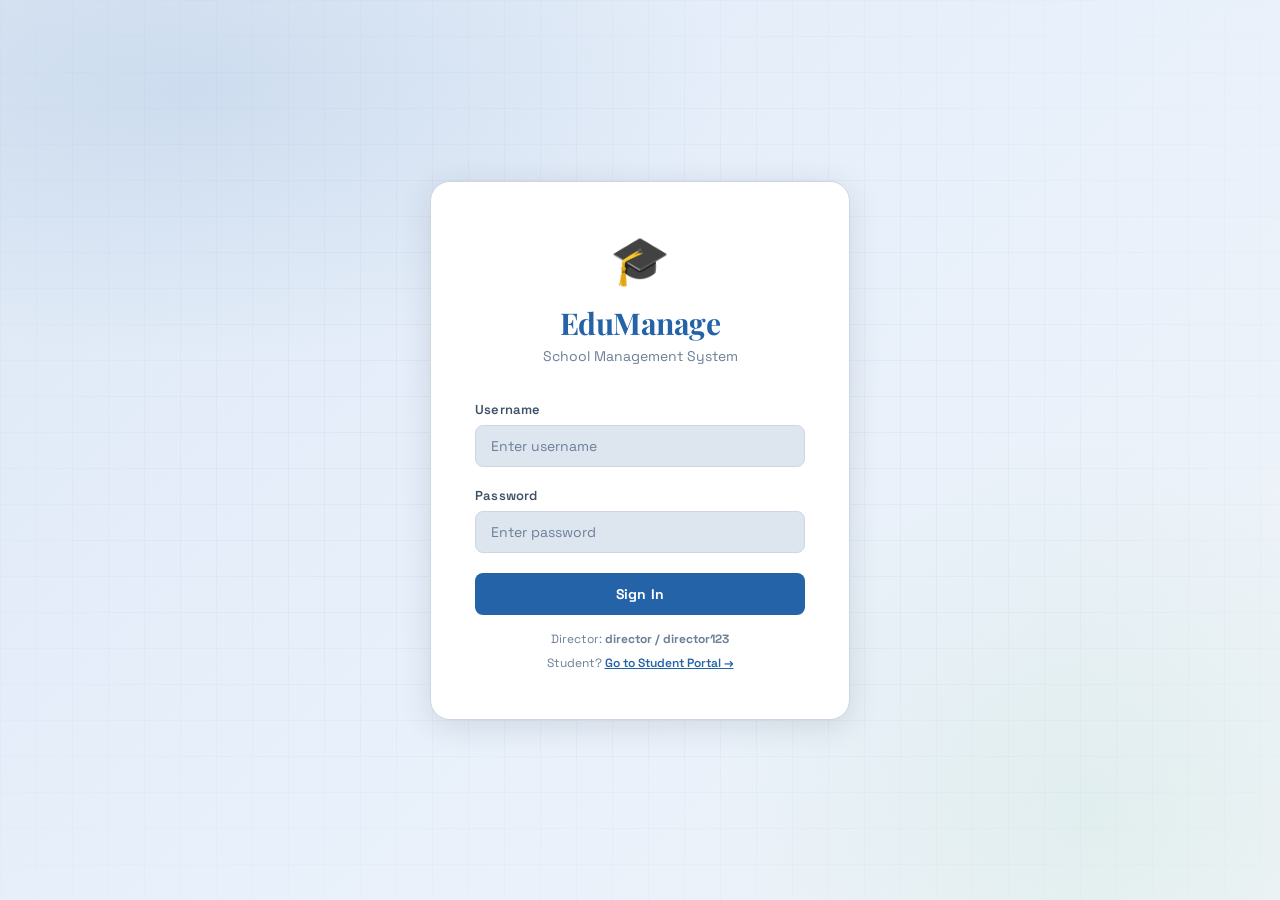
<file: Project/School Management Project/index.html>
<!DOCTYPE html>
<html lang="en">
<head>
  <meta charset="UTF-8" />
  <meta name="viewport" content="width=device-width, initial-scale=1.0"/>
  <title>EduManage — School Management System</title>
  <link rel="preconnect" href="https://fonts.googleapis.com"/>
  <link href="https://fonts.googleapis.com/css2?family=Space+Grotesk:wght@300;400;500;600;700&family=Playfair+Display:wght@700;900&display=swap" rel="stylesheet"/>
  <link rel="stylesheet" href="./CSS/style.css"/>
  <link rel="stylesheet" href="./CSS/js-inline-overrides.css"/>
</head>
<body>
  <div id="app">
    <!-- LOGIN PAGE -->
    <div id="page-login" class="page active">
      <div class="login-bg">
        <div class="login-grid-overlay"></div>
        <div class="login-card">
          <div class="login-brand">
            <div class="brand-icon">🎓</div>
            <h1>EduManage</h1>
            <p>School Management System</p>
          </div>
          <form id="login-form" class="login-form" onsubmit="handleLogin(event)">
            <div class="form-group">
              <label>Username</label>
              <input type="text" id="login-username" placeholder="Enter username" required/>
            </div>
            <div class="form-group">
              <label>Password</label>
              <input type="password" id="login-password" placeholder="Enter password" required/>
            </div>
            <div id="login-error" class="error-msg hidden"></div>
            <button type="submit" class="btn-primary full-width">
              <span class="btn-text">Sign In</span>
              <span class="btn-loader hidden">⟳</span>
            </button>
          </form>
          <p class="login-hint">Director: <strong>director / director123</strong></p>
          <p class="login-hint" style="margin-top:8px;">Student? <a href="student.html" style="color:var(--accent,#4f8ef7);font-weight:600;">Go to Student Portal →</a></p>
        </div>
      </div>
    </div>

    <!-- MAIN APP -->
    <div id="page-app" class="page hidden">
      <!-- SIDEBAR -->
      <aside id="sidebar" class="sidebar">
        <div class="sidebar-brand">
          <div class="brand-icon">🎓</div>
          <span>EduManage</span>
        </div>
        <nav class="sidebar-nav" id="main-nav">
          <!-- Nav built dynamically by app.js based on role -->
        </nav>
        <div class="sidebar-footer">
          <div class="user-info">
            <div class="user-avatar" id="user-avatar">A</div>
            <div>
              <div class="user-name" id="user-name">User</div>
              <div class="user-role" id="user-role">Role</div>
            </div>
          </div>
          <button class="btn-logout" onclick="logout()">↩</button>
        </div>
      </aside>

      <!-- MAIN CONTENT -->
      <main class="main-content">
        <div id="content-area"></div>
      </main>
    </div>
  </div>

  <!-- TOAST -->
  <div id="toast" class="toast hidden"></div>

  <!-- MODAL -->
  <div id="modal-overlay" class="modal-overlay hidden">
    <div class="modal" id="modal">
      <div class="modal-header">
        <h3 id="modal-title">Modal</h3>
        <button onclick="closeModal()" class="modal-close">✕</button>
      </div>
      <div class="modal-body" id="modal-body"></div>
      <div class="modal-footer" id="modal-footer"></div>
    </div>
  </div>

  <script src="./JS/api.js"></script>
  <script src="./JS/utils.js"></script>
  <script src="./JS/app.js"></script>
  <script src="./JS/assignments.js"></script>
  <script src="./JS/attendance.js"></script>
  <script src="./JS/classes.js"></script>
  <script src="./JS/dashboard.js"></script>
  <script src="./JS/exams.js"></script>
  <script src="./JS/notices.js"></script>
  <script src="./JS/report.js"></script>
  <script src="./JS/salary.js"></script>
  <script src="./JS/student_access.js"></script>
  <script src="./JS/students.js"></script>
  <script src="./JS/teachers.js"></script>
  <!-- New role pages -->
  <script src="./JS/director.js"></script>
  <script src="./JS/principal.js"></script>
  <script src="./JS/administrator.js"></script>
  <script src="./JS/timetable.js"></script>
  <script src="./JS/fees.js"></script>
  <script src="./JS/mobile-sidebar.js"></script>
</body>
</html>
</file>
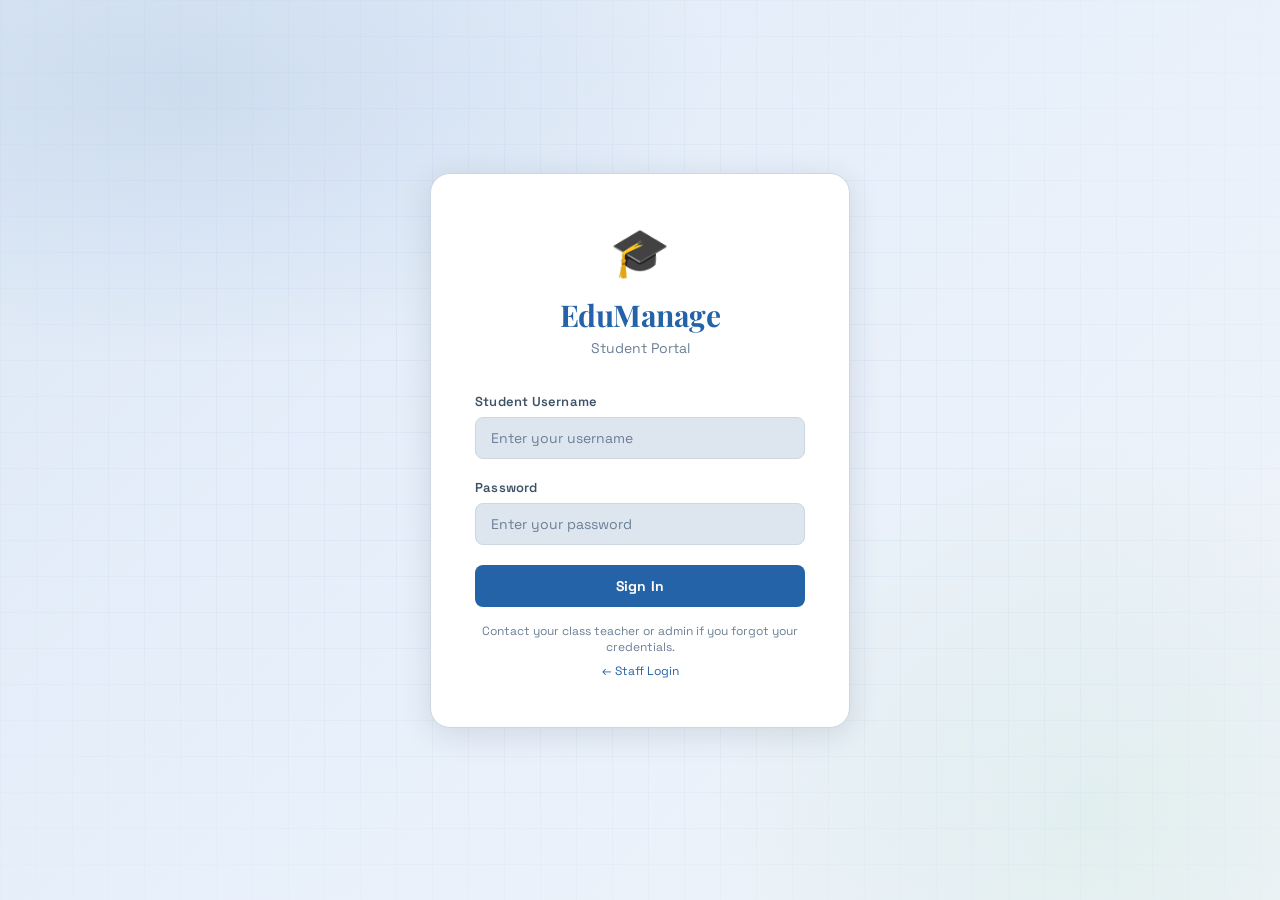
<file: Project/School Management Project/student.html>
<!DOCTYPE html>
<html lang="en">
<head>
  <meta charset="UTF-8"/>
  <meta name="viewport" content="width=device-width, initial-scale=1.0"/>
  <title>EduManage — Student Portal</title>
  <link rel="preconnect" href="https://fonts.googleapis.com"/>
  <link href="https://fonts.googleapis.com/css2?family=Space+Grotesk:wght@300;400;500;600;700&family=Playfair+Display:wght@700;900&display=swap" rel="stylesheet"/>
  <link rel="stylesheet" href="./CSS/style.css"/>
  <link rel="stylesheet" href="./CSS/student.css"/>
  <link rel="stylesheet" href="./CSS/js-inline-overrides.css"/>
</head>
<body>
  <div id="app">

    <!-- LOGIN PAGE -->
    <div id="page-login" class="page active">
      <div class="login-bg">
        <div class="login-grid-overlay"></div>
        <div class="login-card">
          <div class="login-brand">
            <div class="brand-icon">🎓</div>
            <h1>EduManage</h1>
            <p>Student Portal</p>
          </div>
          <form id="login-form" class="login-form" onsubmit="handleLogin(event)">
            <div class="form-group">
              <label>Student Username</label>
              <input type="text" id="login-username" placeholder="Enter your username" required/>
            </div>
            <div class="form-group">
              <label>Password</label>
              <input type="password" id="login-password" placeholder="Enter your password" required/>
            </div>
            <div id="login-error" class="error-msg hidden"></div>
            <button type="submit" class="btn-primary full-width">
              <span class="btn-text">Sign In</span>
              <span class="btn-loader hidden">⟳</span>
            </button>
          </form>
          <p class="login-hint">Contact your class teacher or admin if you forgot your credentials.</p>
          <p class="login-hint" style="margin-top:8px">
            <a href="./index.html" style="color:var(--accent);text-decoration:none;">← Staff Login</a>
          </p>
        </div>
      </div>
    </div>

    <!-- STUDENT APP -->
    <div id="page-app" class="page hidden">

      <!-- SIDEBAR -->
      <aside id="sidebar" class="sidebar">
        <div class="sidebar-brand">
          <div class="brand-icon">🎓</div>
          <span>EduManage</span>
        </div>
        <nav class="sidebar-nav">
          <div class="nav-section">
            <span class="nav-section-label">My Portal</span>
            <a href="#" class="nav-item active" data-page="dashboard">
              <span class="nav-icon">📊</span><span>Dashboard</span>
            </a>
            <a href="#" class="nav-item" data-page="my-marks">
              <span class="nav-icon">📝</span><span>My Marks</span>
            </a>
            <a href="#" class="nav-item" data-page="exams">
              <span class="nav-icon">📅</span><span>Exam Timetable</span>
            </a>
            <a href="#" class="nav-item" data-page="timetable">
              <span class="nav-icon">📅</span><span>Timetable</span>
            </a>
            <a href="#" class="nav-item" data-page="attendance">
              <span class="nav-icon">✅</span><span>My Attendance</span>
            </a>
            <a href="#" class="nav-item" data-page="notices">
              <span class="nav-icon">📢</span><span>Notices</span>
            </a>
            <a href="#" class="nav-item" data-page="report-card">
              <span class="nav-icon">📄</span><span>Report Card</span>
            </a>
          </div>
        </nav>
        <div class="sidebar-footer">
          <button class="btn-logout" onclick="logout()">
            <span>🚪</span> Logout
          </button>
        </div>
      </aside>

      <!-- MAIN -->
      <main class="main-content">
        <header class="top-bar">
          <button class="sidebar-toggle" onclick="toggleSidebar()">☰</button>
          <div class="top-bar-right">
            <div class="user-info">
              <div class="user-avatar" id="user-avatar">S</div>
              <div>
                <div class="user-name" id="user-name">Student</div>
                <div class="user-role" id="user-role">Student</div>
              </div>
            </div>
          </div>
        </header>
        <div id="content-area" class="content-area"></div>
      </main>
    </div>
  </div>

  <!-- Toast notification -->
  <div id="toast" class="toast hidden"></div>

  <!-- Modal (used by utils.js) -->
  <div id="modal-overlay" class="modal-overlay hidden">
    <div class="modal">
      <div class="modal-header">
        <h3 id="modal-title">Modal</h3>
        <button class="modal-close" onclick="closeModal()">✕</button>
      </div>
      <div class="modal-body" id="modal-body"></div>
      <div class="modal-footer" id="modal-footer"></div>
    </div>
  </div>

  <script src="./JS/api.js"></script>
  <script src="./JS/utils.js"></script>
  <script src="./JS/student_app.js"></script>
  <script src="./JS/student_marks.js"></script>
  <script src="./JS/student_exams.js"></script>
  <script src="./JS/student_notices.js"></script>
  <script src="./JS/mobile-sidebar.js"></script>
</body>
</html>
</file>
<file: Project/School Management Project/CSS/style.css>
/* ===================================================
   EDUMANAGE - SCHOOL MANAGEMENT SYSTEM
   Theme: Soft Light – Slate Blue + Warm Teal Accent
   Responsive: Mobile-first, works on all screen sizes
   =================================================== */

:root {
  /* ── Background layers ──────────────────────── */
  --bg:       #f0f4f8;       /* page background – cool light gray-blue */
  --bg2:      #e8eef5;       /* sidebar / slightly darker surface */
  --bg3:      #dde5ef;       /* input backgrounds */

  /* ── Surfaces / cards ───────────────────────── */
  --surface:  #ffffff;
  --surface2: #f5f8fc;

  /* ── Borders ────────────────────────────────── */
  --border:   #cdd7e3;
  --border2:  #adbdd0;

  /* ── Accent – warm teal (educational, calm) ─── */
  --accent:       #2563a8;   /* primary blue */
  --accent2:      #1e4f8a;   /* darker hover */
  --accent-glow:  rgba(37, 99, 168, 0.12);
  --accent-light: #e8f0fb;   /* light tint for active nav */

  /* ── Semantic colours ───────────────────────── */
  --blue:       #3b82f6;
  --blue-light: #2563eb;
  --green:      #16a34a;
  --red:        #dc2626;
  --purple:     #7c3aed;
  --orange:     #ea580c;

  /* ── Typography ─────────────────────────────── */
  --text:  #1e2d3d;          /* primary text – dark navy */
  --text2: #3d5166;          /* secondary text */
  --text3: #6b7f96;          /* muted / placeholder */

  /* ── Misc ────────────────────────────────────── */
  --radius:    12px;
  --radius-sm:  8px;
  --shadow:    0 2px 12px rgba(30, 45, 61, 0.08);
  --shadow-lg: 0 6px 32px rgba(30, 45, 61, 0.13);
  --font:         'Space Grotesk', sans-serif;
  --font-display: 'Playfair Display', serif;
  --sidebar-w:    260px;
  --transition:   all 0.2s ease;
}

/* ===================================================
   RESET
   =================================================== */
*, *::before, *::after { box-sizing: border-box; margin: 0; padding: 0; }

body {
  font-family: var(--font);
  background: var(--bg);
  color: var(--text);
  overflow-x: hidden;
  min-height: 100vh;
  -webkit-font-smoothing: antialiased;
}

/* ===== SCROLLBAR ===== */
::-webkit-scrollbar          { width: 6px; height: 6px; }
::-webkit-scrollbar-track    { background: var(--bg2); }
::-webkit-scrollbar-thumb    { background: var(--border2); border-radius: 3px; }
::-webkit-scrollbar-thumb:hover { background: var(--text3); }

/* ===================================================
   PAGES
   =================================================== */
.page { min-height: 100vh; }
.page.hidden  { display: none !important; }
.page.active  { display: block; }
.hidden       { display: none !important; }

/* ===================================================
   LOGIN
   =================================================== */
.login-bg {
  min-height: 100vh;
  display: flex;
  align-items: center;
  justify-content: center;
  background: linear-gradient(135deg, #dde8f5 0%, #e8f0fb 50%, #f0f4f8 100%);
  position: relative;
  overflow: hidden;
  padding: 20px;
}

.login-bg::before {
  content: '';
  position: absolute;
  inset: 0;
  background:
    radial-gradient(ellipse 70% 50% at 15% 10%, rgba(37,99,168,0.10) 0%, transparent 60%),
    radial-gradient(ellipse 50% 70% at 85% 90%, rgba(22,163,74,0.06) 0%, transparent 60%);
  pointer-events: none;
}

.login-grid-overlay {
  position: absolute;
  inset: 0;
  background-image:
    linear-gradient(rgba(37,99,168,0.06) 1px, transparent 1px),
    linear-gradient(90deg, rgba(37,99,168,0.06) 1px, transparent 1px);
  background-size: 36px 36px;
  mask-image: radial-gradient(ellipse 80% 80% at 50% 50%, black 0%, transparent 100%);
  -webkit-mask-image: radial-gradient(ellipse 80% 80% at 50% 50%, black 0%, transparent 100%);
}

.login-card {
  position: relative;
  z-index: 10;
  background: var(--surface);
  border: 1px solid var(--border);
  border-radius: 20px;
  padding: 48px 44px;
  width: 100%;
  max-width: 420px;
  box-shadow: var(--shadow-lg);
  animation: slideUp 0.45s ease;
}

@keyframes slideUp {
  from { opacity: 0; transform: translateY(20px); }
  to   { opacity: 1; transform: translateY(0); }
}

.login-brand {
  text-align: center;
  margin-bottom: 36px;
}

.login-brand .brand-icon {
  font-size: 48px;
  margin-bottom: 12px;
  display: block;
}

.login-brand h1 {
  font-family: var(--font-display);
  font-size: 30px;
  color: var(--accent);
  letter-spacing: -0.5px;
}

.login-brand p {
  color: var(--text3);
  font-size: 14px;
  margin-top: 4px;
}

.login-hint {
  text-align: center;
  color: var(--text3);
  font-size: 12px;
  margin-top: 16px;
}
.login-hint a { color: var(--accent); }

/* ===================================================
   FORMS
   =================================================== */
.form-group { margin-bottom: 20px; }

.form-group label {
  display: block;
  font-size: 13px;
  font-weight: 600;
  color: var(--text2);
  margin-bottom: 7px;
  letter-spacing: 0.2px;
}

.form-group input,
.form-group select,
.form-group textarea {
  width: 100%;
  background: var(--bg3);
  border: 1px solid var(--border);
  color: var(--text);
  padding: 11px 15px;
  border-radius: var(--radius-sm);
  font-family: var(--font);
  font-size: 14px;
  transition: var(--transition);
  outline: none;
  -webkit-appearance: none;
  appearance: none;
}

.form-group select {
  background-image: url("data:image/svg+xml,%3Csvg xmlns='http://www.w3.org/2000/svg' width='12' height='8' viewBox='0 0 12 8'%3E%3Cpath d='M1 1l5 5 5-5' stroke='%236b7f96' stroke-width='1.5' fill='none' stroke-linecap='round'/%3E%3C/svg%3E");
  background-repeat: no-repeat;
  background-position: right 14px center;
  padding-right: 36px;
}

.form-group input:focus,
.form-group select:focus,
.form-group textarea:focus {
  border-color: var(--accent);
  background: var(--surface);
  box-shadow: 0 0 0 3px var(--accent-glow);
}

.form-group input::placeholder { color: var(--text3); }
.form-group textarea { resize: vertical; min-height: 80px; }

.form-row {
  display: grid;
  grid-template-columns: 1fr 1fr;
  gap: 16px;
}

/* ===================================================
   BUTTONS
   =================================================== */
.btn-primary {
  background: var(--accent);
  color: #fff;
  border: none;
  padding: 12px 24px;
  border-radius: var(--radius-sm);
  font-family: var(--font);
  font-size: 14px;
  font-weight: 700;
  cursor: pointer;
  transition: var(--transition);
  letter-spacing: 0.2px;
  display: inline-flex;
  align-items: center;
  justify-content: center;
  gap: 8px;
  white-space: nowrap;
}

.btn-primary:hover {
  background: var(--accent2);
  transform: translateY(-1px);
  box-shadow: 0 4px 14px rgba(37,99,168,0.25);
}

.btn-secondary {
  background: var(--surface);
  color: var(--text2);
  border: 1px solid var(--border);
  padding: 10px 20px;
  border-radius: var(--radius-sm);
  font-family: var(--font);
  font-size: 14px;
  font-weight: 500;
  cursor: pointer;
  transition: var(--transition);
  display: inline-flex;
  align-items: center;
  gap: 8px;
  white-space: nowrap;
}

.btn-secondary:hover {
  border-color: var(--accent);
  color: var(--accent);
  background: var(--accent-light);
}

.btn-danger {
  background: rgba(220,38,38,0.08);
  color: var(--red);
  border: 1px solid rgba(220,38,38,0.25);
  padding: 8px 16px;
  border-radius: var(--radius-sm);
  font-family: var(--font);
  font-size: 13px;
  font-weight: 600;
  cursor: pointer;
  transition: var(--transition);
  white-space: nowrap;
}
.btn-danger:hover { background: rgba(220,38,38,0.16); }

.btn-sm { padding: 6px 14px; font-size: 12px; border-radius: 6px; }
.full-width { width: 100%; justify-content: center; }

/* ===================================================
   ERROR / MESSAGES
   =================================================== */
.error-msg {
  background: rgba(220,38,38,0.07);
  border: 1px solid rgba(220,38,38,0.25);
  color: var(--red);
  padding: 10px 14px;
  border-radius: var(--radius-sm);
  font-size: 13px;
  margin-bottom: 16px;
}

/* ===================================================
   APP LAYOUT
   =================================================== */
#page-app {
  display: flex;
  min-height: 100vh;
}
#page-app.hidden { display: none !important; }

/* ── Hamburger (mobile) ─────────────────────────── */
.hamburger {
  display: none;
  position: fixed;
  top: 14px;
  left: 14px;
  z-index: 200;
  background: var(--surface);
  border: 1px solid var(--border);
  border-radius: var(--radius-sm);
  width: 42px;
  height: 42px;
  align-items: center;
  justify-content: center;
  cursor: pointer;
  font-size: 20px;
  box-shadow: var(--shadow);
  color: var(--text);
}

/* Sidebar backdrop (mobile) */
.sidebar-backdrop {
  display: none;
  position: fixed;
  inset: 0;
  background: rgba(30,45,61,0.35);
  z-index: 99;
  backdrop-filter: blur(2px);
  -webkit-backdrop-filter: blur(2px);
}

/* ===================================================
   SIDEBAR
   =================================================== */
.sidebar {
  width: var(--sidebar-w);
  background: var(--surface);
  border-right: 1px solid var(--border);
  display: flex;
  flex-direction: column;
  position: fixed;
  top: 0; left: 0; bottom: 0;
  z-index: 100;
  overflow-y: auto;
  transition: transform 0.28s cubic-bezier(.4,0,.2,1);
  box-shadow: 2px 0 16px rgba(30,45,61,0.06);
}

.sidebar-brand {
  padding: 22px 20px;
  display: flex;
  align-items: center;
  gap: 12px;
  border-bottom: 1px solid var(--border);
  font-family: var(--font-display);
  font-size: 20px;
  font-weight: 700;
  color: var(--accent);
  flex-shrink: 0;
}

.sidebar-brand .brand-icon { font-size: 24px; }

.sidebar-nav {
  flex: 1;
  padding: 16px 10px;
  overflow-y: auto;
}

.nav-section { margin-bottom: 24px; }

.nav-section-label {
  font-size: 10px;
  font-weight: 700;
  letter-spacing: 1.5px;
  text-transform: uppercase;
  color: var(--text3);
  padding: 0 10px;
  display: block;
  margin-bottom: 6px;
}

.nav-item {
  display: flex;
  align-items: center;
  gap: 10px;
  padding: 10px 12px;
  border-radius: var(--radius-sm);
  color: var(--text2);
  text-decoration: none;
  font-size: 14px;
  font-weight: 500;
  transition: var(--transition);
  margin-bottom: 2px;
  cursor: pointer;
  border: 1px solid transparent;
}

.nav-item:hover {
  background: var(--bg2);
  color: var(--text);
}

.nav-item.active {
  background: var(--accent-light);
  color: var(--accent);
  border-color: rgba(37,99,168,0.18);
  font-weight: 600;
}

.nav-icon { font-size: 16px; width: 20px; text-align: center; flex-shrink: 0; }

.sidebar-footer {
  padding: 14px 16px;
  border-top: 1px solid var(--border);
  display: flex;
  align-items: center;
  gap: 10px;
  flex-shrink: 0;
}

.user-avatar {
  width: 36px; height: 36px;
  border-radius: 50%;
  background: var(--accent);
  color: #fff;
  display: flex; align-items: center; justify-content: center;
  font-weight: 700;
  font-size: 14px;
  flex-shrink: 0;
}

.user-info { flex: 1; min-width: 0; overflow: hidden; }
.user-name  { font-size: 14px; font-weight: 600; color: var(--text); white-space: nowrap; overflow: hidden; text-overflow: ellipsis; }
.user-role  { font-size: 12px; color: var(--text3); }

.btn-logout {
  background: none;
  border: none;
  color: var(--text3);
  cursor: pointer;
  font-size: 18px;
  padding: 4px 6px;
  border-radius: 6px;
  transition: var(--transition);
  flex-shrink: 0;
}
.btn-logout:hover { color: var(--red); background: rgba(220,38,38,0.08); }

/* ===================================================
   MAIN CONTENT
   =================================================== */
.main-content {
  flex: 1;
  margin-left: var(--sidebar-w);
  min-height: 100vh;
  background: var(--bg);
}

#content-area {
  padding: 28px 32px;
  max-width: 1400px;
}

/* ===================================================
   PAGE HEADER
   =================================================== */
.page-header {
  display: flex;
  align-items: flex-start;
  justify-content: space-between;
  gap: 16px;
  margin-bottom: 28px;
  flex-wrap: wrap;
}

.page-title {
  font-family: var(--font-display);
  font-size: 26px;
  color: var(--text);
  line-height: 1.2;
}

.page-subtitle {
  font-size: 14px;
  color: var(--text3);
  margin-top: 4px;
}

/* ===================================================
   STATS CARDS
   =================================================== */
.stats-grid {
  display: grid;
  grid-template-columns: repeat(4, 1fr);
  gap: 18px;
  margin-bottom: 28px;
}

.stat-card {
  background: var(--surface);
  border: 1px solid var(--border);
  border-radius: var(--radius);
  padding: 22px 20px;
  position: relative;
  overflow: hidden;
  transition: var(--transition);
}

.stat-card:hover {
  border-color: var(--border2);
  transform: translateY(-2px);
  box-shadow: var(--shadow);
}

.stat-card::before {
  content: '';
  position: absolute;
  top: 0; right: 0;
  width: 80px; height: 80px;
  border-radius: 50%;
  transform: translate(28px, -28px);
  opacity: 0.12;
}

.stat-card.blue::before   { background: var(--blue); }
.stat-card.gold::before   { background: var(--accent); }
.stat-card.green::before  { background: var(--green); }
.stat-card.purple::before { background: var(--purple); }

.stat-icon  { font-size: 26px; margin-bottom: 12px; }
.stat-label {
  font-size: 11px;
  font-weight: 700;
  letter-spacing: 0.8px;
  text-transform: uppercase;
  color: var(--text3);
  margin-bottom: 6px;
}
.stat-value {
  font-size: 32px;
  font-weight: 700;
  color: var(--text);
  font-family: var(--font-display);
  line-height: 1;
}

/* ===================================================
   CARDS
   =================================================== */
.card {
  background: var(--surface);
  border: 1px solid var(--border);
  border-radius: var(--radius);
  overflow: hidden;
  margin-bottom: 22px;
}

.card-header {
  padding: 18px 22px;
  border-bottom: 1px solid var(--border);
  display: flex;
  align-items: center;
  justify-content: space-between;
  gap: 12px;
  flex-wrap: wrap;
  background: var(--surface2);
}

.card-title {
  font-size: 15px;
  font-weight: 700;
  color: var(--text);
}

.card-body { padding: 22px; }

/* ===================================================
   TABLE
   =================================================== */
.table-wrap { overflow-x: auto; -webkit-overflow-scrolling: touch; }

table {
  width: 100%;
  border-collapse: collapse;
  font-size: 14px;
  min-width: 480px; /* prevents extreme squishing on mobile */
}

thead th {
  background: var(--bg2);
  padding: 11px 16px;
  text-align: left;
  font-size: 11px;
  font-weight: 700;
  text-transform: uppercase;
  letter-spacing: 0.7px;
  color: var(--text3);
  border-bottom: 1px solid var(--border);
  white-space: nowrap;
}

tbody tr {
  border-bottom: 1px solid rgba(205,215,227,0.6);
  transition: var(--transition);
}

tbody tr:hover  { background: var(--surface2); }
tbody tr:last-child { border-bottom: none; }

tbody td {
  padding: 13px 16px;
  color: var(--text2);
  vertical-align: middle;
}

tbody td:first-child { color: var(--text); font-weight: 600; }

/* ===================================================
   BADGE
   =================================================== */
.badge {
  display: inline-block;
  padding: 3px 10px;
  border-radius: 20px;
  font-size: 11px;
  font-weight: 700;
  letter-spacing: 0.3px;
}

.badge-green  { background: #dcfce7; color: #15803d; }
.badge-red    { background: #fee2e2; color: #b91c1c; }
.badge-blue   { background: #dbeafe; color: #1d4ed8; }
.badge-gold   { background: #fef3c7; color: #92400e; }

/* ===================================================
   TABS
   =================================================== */
.tabs {
  display: flex;
  gap: 4px;
  background: var(--bg2);
  border-radius: var(--radius-sm);
  padding: 4px;
  margin-bottom: 22px;
  border: 1px solid var(--border);
  width: fit-content;
  max-width: 100%;
  overflow-x: auto;
  -webkit-overflow-scrolling: touch;
  flex-wrap: nowrap;
}

.tab {
  padding: 8px 18px;
  border-radius: 6px;
  font-size: 13px;
  font-weight: 600;
  cursor: pointer;
  transition: var(--transition);
  color: var(--text3);
  border: 1px solid transparent;
  background: none;
  font-family: var(--font);
  white-space: nowrap;
}

.tab.active {
  background: var(--surface);
  color: var(--accent);
  border-color: rgba(37,99,168,0.18);
}

/* ===================================================
   MODAL
   =================================================== */
.modal-overlay {
  position: fixed;
  inset: 0;
  background: rgba(30,45,61,0.45);
  backdrop-filter: blur(4px);
  -webkit-backdrop-filter: blur(4px);
  z-index: 1000;
  display: flex;
  align-items: center;
  justify-content: center;
  padding: 16px;
}

.modal {
  background: var(--surface);
  border: 1px solid var(--border);
  border-radius: 16px;
  width: 100%;
  max-width: 560px;
  max-height: 92vh;
  overflow-y: auto;
  box-shadow: var(--shadow-lg);
  animation: fadeInScale 0.2s ease;
}

@keyframes fadeInScale {
  from { opacity: 0; transform: scale(0.95); }
  to   { opacity: 1; transform: scale(1); }
}

.modal-header {
  padding: 18px 22px;
  border-bottom: 1px solid var(--border);
  display: flex;
  align-items: center;
  justify-content: space-between;
  background: var(--surface2);
  border-radius: 16px 16px 0 0;
}

.modal-header h3 {
  font-size: 17px;
  font-weight: 700;
  color: var(--text);
}

.modal-close {
  background: none;
  border: none;
  color: var(--text3);
  font-size: 18px;
  cursor: pointer;
  transition: var(--transition);
  padding: 4px 8px;
  border-radius: 6px;
}
.modal-close:hover { color: var(--red); background: rgba(220,38,38,0.08); }

.modal-body   { padding: 22px; }
.modal-footer {
  padding: 14px 22px;
  border-top: 1px solid var(--border);
  display: flex;
  gap: 10px;
  justify-content: flex-end;
  flex-wrap: wrap;
}

/* ===================================================
   TOAST
   =================================================== */
.toast {
  position: fixed;
  bottom: 20px;
  right: 20px;
  background: var(--surface);
  border: 1px solid var(--border);
  border-radius: var(--radius-sm);
  padding: 13px 20px;
  font-size: 14px;
  font-weight: 500;
  box-shadow: var(--shadow-lg);
  z-index: 9999;
  animation: toastIn 0.3s ease;
  max-width: 340px;
}

.toast.success { border-color: #16a34a; color: #15803d; }
.toast.error   { border-color: var(--red); color: #b91c1c; }
.toast.info    { border-color: var(--blue); color: var(--blue-light); }

@keyframes toastIn {
  from { opacity: 0; transform: translateY(14px); }
  to   { opacity: 1; transform: translateY(0); }
}

/* ===================================================
   SEARCH BAR
   =================================================== */
.search-bar {
  display: flex;
  gap: 10px;
  margin-bottom: 18px;
  align-items: center;
  flex-wrap: wrap;
}

.search-input {
  background: var(--surface);
  border: 1px solid var(--border);
  border-radius: var(--radius-sm);
  padding: 10px 15px;
  color: var(--text);
  font-family: var(--font);
  font-size: 14px;
  outline: none;
  transition: var(--transition);
  min-width: 180px;
  flex: 1;
}
.search-input::placeholder { color: var(--text3); }
.search-input:focus { border-color: var(--accent); box-shadow: 0 0 0 3px var(--accent-glow); }

/* ===================================================
   REPORT CARD
   =================================================== */
.report-card {
  background: var(--surface);
  border: 1px solid var(--border);
  border-radius: var(--radius);
  overflow: hidden;
}

.report-header {
  background: linear-gradient(135deg, #e8f0fb 0%, #f0f4f8 100%);
  padding: 24px;
  border-bottom: 1px solid var(--border);
  text-align: center;
}

.report-header h2 {
  font-family: var(--font-display);
  font-size: 22px;
  color: var(--accent);
  margin-bottom: 6px;
}

.result-badge {
  display: inline-block;
  padding: 7px 22px;
  border-radius: 30px;
  font-size: 16px;
  font-weight: 700;
  letter-spacing: 0.8px;
  margin-top: 10px;
}

.result-badge.pass { background: #dcfce7; color: #15803d; border: 2px solid #16a34a; }
.result-badge.fail { background: #fee2e2; color: #b91c1c; border: 2px solid var(--red); }

/* ===================================================
   GRADE COLORS
   =================================================== */
.grade-A1, .grade-A2 { color: #15803d; font-weight: 700; }
.grade-B1, .grade-B2 { color: #1d4ed8; font-weight: 700; }
.grade-C              { color: #92400e; font-weight: 700; }
.grade-D              { color: var(--orange); font-weight: 700; }
.grade-E              { color: var(--red); font-weight: 700; }

/* ===================================================
   SUBJECT TAGS
   =================================================== */
.subject-tag {
  display: inline-block;
  background: var(--bg2);
  border: 1px solid var(--border);
  color: var(--text2);
  padding: 4px 11px;
  border-radius: 20px;
  font-size: 12px;
  margin: 3px;
}

/* ===================================================
   EMPTY STATE
   =================================================== */
.empty-state {
  text-align: center;
  padding: 56px 20px;
  color: var(--text3);
}

.empty-state .icon { font-size: 44px; margin-bottom: 14px; }
.empty-state h3    { font-size: 17px; color: var(--text2); margin-bottom: 6px; }
.empty-state p     { font-size: 14px; }

/* ===================================================
   ATTENDANCE
   =================================================== */
.att-row {
  display: flex;
  align-items: center;
  justify-content: space-between;
  padding: 11px 0;
  border-bottom: 1px solid var(--border);
  gap: 12px;
  flex-wrap: wrap;
}

.att-row:last-child { border-bottom: none; }

.att-toggle { display: flex; gap: 8px; }

.att-btn {
  padding: 6px 15px;
  border-radius: 6px;
  border: 1px solid var(--border);
  background: none;
  font-family: var(--font);
  font-size: 13px;
  font-weight: 700;
  cursor: pointer;
  transition: var(--transition);
  color: var(--text3);
}

.att-btn.p.active { background: #dcfce7; color: #15803d; border-color: #16a34a; }
.att-btn.a.active { background: #fee2e2; color: #b91c1c; border-color: var(--red); }
.att-btn:hover    { border-color: var(--border2); color: var(--text2); }

/* ===================================================
   MARKS
   =================================================== */
.marks-subject-row { display: flex; flex-direction: column; gap: 10px; }

.mark-entry {
  display: flex;
  align-items: center;
  gap: 14px;
  padding: 11px 15px;
  background: var(--bg2);
  border-radius: var(--radius-sm);
  border: 1px solid var(--border);
  flex-wrap: wrap;
}

.mark-subject { flex: 1; font-weight: 600; color: var(--text); min-width: 120px; }

.mark-input {
  width: 80px;
  background: var(--surface);
  border: 1px solid var(--border);
  border-radius: 6px;
  padding: 8px 10px;
  color: var(--text);
  font-family: var(--font);
  font-size: 14px;
  text-align: center;
  outline: none;
}
.mark-input:focus { border-color: var(--accent); }

/* ===================================================
   LOADING
   =================================================== */
.loading {
  display: flex;
  align-items: center;
  justify-content: center;
  padding: 56px 20px;
  color: var(--text3);
  font-size: 14px;
  gap: 12px;
}

.spinner {
  width: 24px; height: 24px;
  border: 3px solid var(--border);
  border-top-color: var(--accent);
  border-radius: 50%;
  animation: spin 0.8s linear infinite;
  flex-shrink: 0;
}

@keyframes spin { to { transform: rotate(360deg); } }

/* ===================================================
   SECTION SELECTOR
   =================================================== */
.class-section-selector {
  display: flex;
  gap: 12px;
  align-items: flex-end;
  flex-wrap: wrap;
  margin-bottom: 22px;
  padding: 18px 20px;
  background: var(--surface);
  border: 1px solid var(--border);
  border-radius: var(--radius);
}

.class-section-selector .form-group {
  margin-bottom: 0;
  min-width: 130px;
  flex: 1;
}

/* ===================================================
   RESPONSIVE — Tablet (≤ 1024px)
   =================================================== */
@media (max-width: 1024px) {
  .stats-grid { grid-template-columns: repeat(2, 1fr); }
  #content-area { padding: 24px; }
}

/* ===================================================
   RESPONSIVE — Mobile (≤ 768px)
   =================================================== */
@media (max-width: 768px) {
  :root { --sidebar-w: 260px; }

  /* Show hamburger */
  .hamburger { display: flex; }

  /* Sidebar hides off-screen by default */
  .sidebar { transform: translateX(-100%); }
  .sidebar.open { transform: translateX(0); box-shadow: var(--shadow-lg); }

  /* Backdrop */
  .sidebar-backdrop.visible { display: block; }

  .main-content { margin-left: 0; }

  #content-area { padding: 16px; padding-top: 64px; }

  .stats-grid {
    grid-template-columns: 1fr 1fr;
    gap: 12px;
  }

  .stat-card { padding: 16px 14px; }
  .stat-value { font-size: 26px; }

  .form-row { grid-template-columns: 1fr; }

  .login-card { padding: 30px 22px; }

  .page-header { flex-direction: column; }
  .page-header .btn-primary,
  .page-header .btn-secondary { width: 100%; justify-content: center; }

  .page-title { font-size: 22px; }

  .card-header { flex-direction: column; align-items: flex-start; gap: 10px; }
  .card-header .btn-primary,
  .card-header .btn-secondary { width: 100%; justify-content: center; }

  .modal { border-radius: 14px; max-height: 95vh; }
  .modal-footer { flex-direction: column-reverse; }
  .modal-footer .btn-primary,
  .modal-footer .btn-secondary { width: 100%; justify-content: center; }

  .toast { left: 12px; right: 12px; bottom: 14px; max-width: none; }

  .tabs { width: 100%; }
  .tab  { flex: 1; text-align: center; padding: 8px 10px; }

  .search-bar { flex-direction: column; align-items: stretch; }
  .search-input { min-width: unset; }

  .att-row { flex-direction: column; align-items: flex-start; }
  .att-toggle { width: 100%; }
  .att-btn { flex: 1; text-align: center; }

  .class-section-selector { flex-direction: column; }
  .class-section-selector .form-group { min-width: unset; }

  .mark-entry { flex-direction: column; align-items: flex-start; }
  .mark-subject { min-width: unset; }

  /* Table: scroll with label hint */
  .table-wrap { border-radius: var(--radius-sm); }
  table { font-size: 13px; }
  thead th, tbody td { padding: 10px 12px; }
}

/* ===================================================
  RESPONSIVE — Small Mobile (≤ 480px)
   =================================================== */
@media (max-width: 480px) {
  .stats-grid { grid-template-columns: 1fr; }
  .stat-card  { padding: 16px; }
  .stat-value { font-size: 28px; }
  .login-brand h1 { font-size: 26px; }
  .login-card { padding: 26px 18px; }
  #content-area { padding: 12px; padding-top: 62px; }
}
</file>
<file: Project/School Management Project/CSS/js-inline-overrides.css>
/* ===================================================
   js-inline-overrides.css
   Replaces / fixes all hard-coded inline styles that
   are injected via JavaScript innerHTML templates.
   Add this AFTER style.css and student.css.
   =================================================== */

/* ───────────────────────────────────────────────────
   CSS CUSTOM PROPERTIES (supplement the light theme)
   ─────────────────────────────────────────────────── */
:root {
  --bg-secondary:   #f0f4f8;  /* used in timetable cells / marks rows    */
  --text-secondary: #3d5166;  /* referenced by JS as var(--text-secondary) */
  --text-muted:     #6b7f96;  /* referenced by JS as var(--text-muted)    */
  --text-tertiary:  #8fa3b8;  /* lightest readable text                   */
  --accent-subtle:  #e8f0fb;  /* today-row highlight in exam timetable    */
}

/* ───────────────────────────────────────────────────
   FORM GRID  (used in director.js, fees.js, etc.)
   ─────────────────────────────────────────────────── */
.form-grid {
  display: grid;
  grid-template-columns: 1fr 1fr;
  gap: 16px;
}

/* The .form-input alias used in student_access.js */
.form-input {
  width: 100%;
  background: var(--bg3);
  border: 1px solid var(--border);
  color: var(--text);
  padding: 11px 15px;
  border-radius: var(--radius-sm);
  font-family: var(--font);
  font-size: 14px;
  transition: var(--transition);
  outline: none;
  -webkit-appearance: none;
  appearance: none;
}
.form-input:focus {
  border-color: var(--accent);
  background: var(--surface);
  box-shadow: 0 0 0 3px var(--accent-glow);
}

/* ───────────────────────────────────────────────────
   DASHBOARD — two-column quick-action grid
   ─────────────────────────────────────────────────── */
/* The inline `style="display:grid;grid-template-columns:1fr 1fr;gap:24px"` */
[style*="grid-template-columns:1fr 1fr"],
[style*="grid-template-columns: 1fr 1fr"] {
  display: grid !important;
  grid-template-columns: 1fr 1fr;
  gap: 20px;
}

/* ───────────────────────────────────────────────────
   ATTENDANCE VIEW — inline stat mini-cards
   ─────────────────────────────────────────────────── */
/* `style="display:flex;gap:16px;margin-bottom:20px"` wrapping stat cards */
.stat-card[style*="flex:1"] {
  flex: 1 1 120px;
  min-width: 0;
  padding: 14px 16px !important;
}

/* ───────────────────────────────────────────────────
   REPORT PREVIEW — 4-column stat grid
   ─────────────────────────────────────────────────── */
/* `style="display:grid;grid-template-columns:repeat(4,1fr);gap:12px"` */
[style*="grid-template-columns:repeat(4,1fr)"],
[style*="grid-template-columns: repeat(4, 1fr)"] {
  display: grid !important;
  grid-template-columns: repeat(4, 1fr);
  gap: 14px;
}

/* ───────────────────────────────────────────────────
   NOTICE ITEMS  (notices.js inline notice cards)
   ─────────────────────────────────────────────────── */
.notice-item {
  background: var(--surface);
  border: 1px solid var(--border);
  border-radius: 12px;
  padding: 17px 20px;
  margin-bottom: 10px;
  transition: var(--transition);
}
.notice-item:hover { box-shadow: var(--shadow); }

.notice-item > div:first-child {
  display: flex;
  justify-content: space-between;
  align-items: flex-start;
  margin-bottom: 8px;
  gap: 10px;
  flex-wrap: wrap;
}

/* ───────────────────────────────────────────────────
   DATA TABLE alias  (student_access.js, student_app.js)
   ─────────────────────────────────────────────────── */
.data-table {
  width: 100%;
  border-collapse: collapse;
  font-size: 14px;
}

.data-table thead th {
  background: var(--bg2);
  padding: 11px 16px;
  text-align: left;
  font-size: 11px;
  font-weight: 700;
  text-transform: uppercase;
  letter-spacing: 0.7px;
  color: var(--text3);
  border-bottom: 1px solid var(--border);
  white-space: nowrap;
}

.data-table tbody tr {
  border-bottom: 1px solid rgba(205,215,227,0.6);
  transition: var(--transition);
}
.data-table tbody tr:hover { background: var(--surface2); }
.data-table tbody tr:last-child { border-bottom: none; }

.data-table tbody td {
  padding: 12px 16px;
  color: var(--text2);
  vertical-align: middle;
}
.data-table tbody td:first-child { color: var(--text); font-weight: 600; }

/* ───────────────────────────────────────────────────
   TIMETABLE CELL  (timetable.js, student_app.js)
   ─────────────────────────────────────────────────── */
/* Cells that use var(--bg-secondary) */
td[style*="background:var(--bg-secondary)"],
td[style*="background: var(--bg-secondary)"] {
  background: var(--bg-secondary) !important;
  border-radius: 6px;
  padding: 8px !important;
  font-size: 12px;
}

/* ───────────────────────────────────────────────────
   SALARY PREVIEW BOX  (salary.js)
   ─────────────────────────────────────────────────── */
#staff-salary-preview {
  background: var(--bg2);
  padding: 14px;
  border-radius: 8px;
  border: 1px solid var(--border);
  font-size: 13px;
}

#staff-salary-preview > div[style*="grid-template-columns:repeat(4,1fr)"] {
  display: grid !important;
  grid-template-columns: repeat(4, 1fr);
  gap: 10px;
  text-align: center;
}

/* ───────────────────────────────────────────────────
   ERROR / EMPTY states from JS
   ─────────────────────────────────────────────────── */
.error-state {
  background: rgba(220,38,38,0.07);
  border: 1px solid rgba(220,38,38,0.22);
  color: #b91c1c;
  padding: 14px 18px;
  border-radius: var(--radius-sm);
  font-size: 14px;
  margin: 12px 0;
}

/* Student-access selector card body flex */
.card > div[style*="display:flex"][style*="gap:12px"] {
  display: flex !important;
  gap: 12px;
  flex-wrap: wrap;
  align-items: flex-end;
  padding: 0 22px 22px;
}

/* ───────────────────────────────────────────────────
   STUDENT DASHBOARD — 2-col grid (upcoming + notices)
   ─────────────────────────────────────────────────── */
/* The `style="display:grid;grid-template-columns:1fr 1fr;gap:20px"` wrapper */
div[style*="grid-template-columns:1fr 1fr"][style*="gap:20px"] {
  display: grid !important;
  grid-template-columns: 1fr 1fr;
  gap: 18px;
}

/* ───────────────────────────────────────────────────
   REPORT CARD PREVIEW — overall summary card
   ─────────────────────────────────────────────────── */
/* Last summary card in report card page */
.card[style*="background:linear-gradient"] > div[style*="justify-content:space-between"] {
  display: flex;
  justify-content: space-between;
  align-items: center;
  flex-wrap: wrap;
  gap: 14px;
}

/* ───────────────────────────────────────────────────
   SALARY STRUCTURE INFO BOX
   ─────────────────────────────────────────────────── */
div[style*="background:var(--bg2)"][style*="border:1px solid var(--border)"] {
  background: var(--bg2) !important;
  padding: 12px 14px;
  border-radius: 8px;
  border: 1px solid var(--border);
  font-size: 13px;
  color: var(--text2);
  line-height: 1.6;
}

/* ───────────────────────────────────────────────────
   ATTENDANCE LOW WARNING  (student_app.js)
   ─────────────────────────────────────────────────── */
.alert-warning {
  margin-bottom: 16px;
  padding: 12px 16px;
  background: #fef9c3;
  border: 1px solid #d97706;
  border-radius: 10px;
  color: #854d0e;
  font-size: 0.87rem;
}

/* ───────────────────────────────────────────────────
   =====================================================
   RESPONSIVE BREAKPOINTS
   =====================================================
   ─────────────────────────────────────────────────── */

/* ── Tablet (≤ 1024px) ─────────────────────────────── */
@media (max-width: 1024px) {

  .form-grid {
    grid-template-columns: 1fr 1fr;
  }

  /* Report preview 4-col → 2-col */
  [style*="grid-template-columns:repeat(4,1fr)"],
  [style*="grid-template-columns: repeat(4, 1fr)"] {
    grid-template-columns: repeat(2, 1fr) !important;
  }

  /* Salary structure info */
  #staff-salary-preview > div[style*="grid-template-columns:repeat(4,1fr)"] {
    grid-template-columns: repeat(2, 1fr) !important;
  }

  /* Dashboard quick actions – keep 2 col on tablet */
  [style*="grid-template-columns:1fr 1fr"],
  div[style*="grid-template-columns:1fr 1fr"][style*="gap:20px"] {
    gap: 16px;
  }
}

/* ── Mobile (≤ 768px) ──────────────────────────────── */
@media (max-width: 768px) {

  /* Show sidebar-toggle button inside top-bar on mobile */
  .sidebar-toggle { display: flex; }

  /* Top-bar padding tighter on mobile */
  .top-bar { padding: 10px 14px; }

  /* Content area padding on mobile */
  .content-area { padding: 14px; }

  /* All 2-column grids collapse to 1 */
  .form-grid {
    grid-template-columns: 1fr !important;
  }

  [style*="grid-template-columns:1fr 1fr"],
  [style*="grid-template-columns: 1fr 1fr"],
  div[style*="grid-template-columns:1fr 1fr"][style*="gap:20px"] {
    grid-template-columns: 1fr !important;
    gap: 14px !important;
  }

  /* 4-col stat grids → 2-col */
  [style*="grid-template-columns:repeat(4,1fr)"],
  [style*="grid-template-columns: repeat(4, 1fr)"] {
    grid-template-columns: 1fr 1fr !important;
  }

  /* Stats inside salary preview → 2-col */
  #staff-salary-preview > div[style*="grid-template-columns:repeat(4,1fr)"] {
    grid-template-columns: 1fr 1fr !important;
  }

  /* Report preview stat grid */
  div[style*="grid-template-columns:repeat(4,1fr)"][style*="gap:12px"] {
    grid-template-columns: 1fr 1fr !important;
    gap: 10px !important;
  }

  /* Student dashboard upcoming+notices grid */
  div[style*="grid-template-columns:1fr 1fr"][style*="gap:20px"] {
    grid-template-columns: 1fr !important;
  }

  /* Quick action card buttons */
  .card-body[style*="flex-direction:column"] button.btn-secondary {
    width: 100%;
    justify-content: center;
  }

  /* Principal academic 2-col grid */
  div[style*="grid-template-columns:1fr 1fr"][style*="gap:24px"] {
    grid-template-columns: 1fr !important;
    gap: 14px !important;
  }

  /* Report card summary bar */
  .card[style*="background:linear-gradient"] > div[style*="justify-content:space-between"] {
    flex-direction: column;
    text-align: center;
  }
  .card[style*="background:linear-gradient"] .btn-primary {
    width: 100%;
    justify-content: center;
  }

  /* Timetable — allow horizontal scroll */
  #tt-grid .card-body,
  .card-body[style*="overflow-x:auto"] {
    overflow-x: auto !important;
    -webkit-overflow-scrolling: touch;
  }

  /* Salary structure info — wrap on mobile */
  div[style*="background:var(--bg2)"][style*="border:1px solid var(--border)"] {
    font-size: 12px;
    word-break: break-word;
  }

  /* Notice item header stack */
  .notice-item > div:first-child {
    flex-direction: column;
    gap: 8px;
  }

  /* Student-access selector */
  .card > div[style*="display:flex"][style*="gap:12px"] {
    flex-direction: column;
    align-items: stretch !important;
  }

  /* Attendance view mini stat flex */
  div[style*="display:flex"][style*="gap:16px"] .stat-card[style*="flex:1"] {
    flex: 1 1 calc(50% - 8px) !important;
    min-width: 0 !important;
  }

  /* Salary form rows */
  .form-row {
    grid-template-columns: 1fr !important;
  }

  /* Exam timetable table scroll */
  .timetable-group .table-wrap,
  div[style*="overflow-x:auto"] {
    overflow-x: auto !important;
    -webkit-overflow-scrolling: touch;
  }

  /* Salary table — reduce font on small screens */
  #salary-table .table-wrap table,
  #teacher-salary-records table,
  #staff-salary-records table {
    font-size: 12px;
    min-width: 640px;
  }

  /* Student marks accordion progress bar */
  div[style*="width:100px"] .progress-bar-wrap {
    width: 80px !important;
  }
}

/* ── Small Mobile (≤ 480px) ────────────────────────── */
@media (max-width: 480px) {

  /* 4-col → 1-col on very small screens */
  [style*="grid-template-columns:repeat(4,1fr)"],
  [style*="grid-template-columns: repeat(4, 1fr)"] {
    grid-template-columns: 1fr !important;
  }

  /* 2-col dashboard → 1-col */
  [style*="grid-template-columns:1fr 1fr"],
  [style*="grid-template-columns: 1fr 1fr"] {
    grid-template-columns: 1fr !important;
  }

  /* Attendance mini stat cards → 1 col */
  div[style*="display:flex"][style*="gap:16px"] .stat-card[style*="flex:1"] {
    flex: 1 1 100% !important;
  }

  /* Salary preview info → 1 col */
  #staff-salary-preview > div[style*="grid-template-columns:repeat(4,1fr)"] {
    grid-template-columns: 1fr 1fr !important;
  }

  /* Principal academic card grid */
  div[style*="grid-template-columns:1fr 1fr"] {
    grid-template-columns: 1fr !important;
  }

  /* Exam timetable today highlight readable on mobile */
  tr[style*="background:var(--accent-subtle)"] td {
    background: inherit;
  }

  /* Reduce padding on card-body on tiny screens */
  .card-body { padding: 14px; }
  .card-header { padding: 14px; }
}

/* ───────────────────────────────────────────────────
   TOP BAR  (student.html only)
   ─────────────────────────────────────────────────── */
.top-bar {
  display: flex;
  align-items: center;
  justify-content: space-between;
  padding: 12px 24px;
  background: var(--surface);
  border-bottom: 1px solid var(--border);
  position: sticky;
  top: 0;
  z-index: 50;
  gap: 12px;
}

.sidebar-toggle {
  background: none;
  border: 1px solid var(--border);
  border-radius: var(--radius-sm);
  width: 38px;
  height: 38px;
  font-size: 18px;
  cursor: pointer;
  display: none;           /* hidden on desktop — hamburger handles mobile */
  align-items: center;
  justify-content: center;
  color: var(--text);
  transition: var(--transition);
  flex-shrink: 0;
}
.sidebar-toggle:hover {
  background: var(--bg2);
  border-color: var(--accent);
}

.top-bar-right {
  display: flex;
  align-items: center;
  gap: 12px;
  margin-left: auto;
}

.top-bar .user-info {
  display: flex;
  align-items: center;
  gap: 10px;
}

.content-area {
  padding: 24px 32px;
  max-width: 1400px;
}

/* ───────────────────────────────────────────────────
   UTILITY — ensure all btn rows wrap on mobile
   ─────────────────────────────────────────────────── */
@media (max-width: 768px) {
  div[style*="display:flex"][style*="gap:12px"],
  div[style*="display:flex"][style*="gap:8px"] {
    flex-wrap: wrap;
  }

  /* Action button rows in card headers */
  .card-header div[style*="display:flex"],
  .card-header > div {
    flex-wrap: wrap;
    gap: 8px;
  }

  /* Mark Attendance — all-present/absent buttons */
  .card-header > div .btn-secondary.btn-sm {
    flex: 1 1 auto;
    text-align: center;
    justify-content: center;
  }

  /* Report card exam header */
  .card-header > div[style*="text-align:right"] {
    text-align: left !important;
    width: 100%;
  }

  /* Download report card flex wrap */
  .report-download-card {
    gap: 14px;
  }
}
</file>
<file: Project/School Management Project/CSS/student.css>
/* =====================================================
   student.css  –  Student Portal specific styles
   Light theme — add this AFTER style.css
   ===================================================== */

/* ── Grade badge colors ─────────────────────────────── */
.grade-badge {
  display: inline-block;
  padding: 2px 10px;
  border-radius: 20px;
  font-weight: 700;
  font-size: 0.82rem;
  letter-spacing: 0.5px;
}
.grade-A1, .grade-A2 { background: #dcfce7; color: #15803d; }
.grade-B1, .grade-B2 { background: #dbeafe; color: #1d4ed8; }
.grade-C              { background: #fef9c3; color: #854d0e; }
.grade-D              { background: #ffedd5; color: #9a3412; }
.grade-E              { background: #fee2e2; color: #991b1b; }

/* ── Progress bar ───────────────────────────────────── */
.progress-bar-wrap {
  background: var(--border);
  border-radius: 999px;
  height: 8px;
  overflow: hidden;
  margin-top: 4px;
}
.progress-bar-fill {
  height: 100%;
  border-radius: 999px;
  background: linear-gradient(90deg, var(--accent), #6366f1);
  transition: width 0.6s cubic-bezier(.4,0,.2,1);
}
.progress-bar-fill.danger  { background: linear-gradient(90deg, #dc2626, #f97316); }
.progress-bar-fill.warning { background: linear-gradient(90deg, #d97706, #fbbf24); }
.progress-bar-fill.success { background: linear-gradient(90deg, #16a34a, #34d399); }

/* ── Stat card row ──────────────────────────────────── */
.student-stats-row {
  display: grid;
  grid-template-columns: repeat(auto-fit, minmax(170px, 1fr));
  gap: 14px;
  margin-bottom: 24px;
}
.student-stat-card {
  background: var(--surface);
  border: 1px solid var(--border);
  border-radius: 14px;
  padding: 18px 20px;
  display: flex;
  align-items: center;
  gap: 14px;
  transition: var(--transition);
}
.student-stat-card:hover {
  box-shadow: var(--shadow);
  transform: translateY(-2px);
}
.student-stat-icon {
  font-size: 1.8rem;
  width: 48px;
  height: 48px;
  display: flex;
  align-items: center;
  justify-content: center;
  background: var(--accent-light);
  border-radius: 12px;
  flex-shrink: 0;
}
.student-stat-info .stat-value {
  font-size: 1.5rem;
  font-weight: 700;
  color: var(--text);
  line-height: 1;
}
.student-stat-info .stat-label {
  font-size: 0.78rem;
  color: var(--text3);
  margin-top: 3px;
}

/* ── Exam timetable table ───────────────────────────── */
.timetable-group { margin-bottom: 26px; }
.timetable-group-title {
  font-size: 0.97rem;
  font-weight: 600;
  color: var(--accent);
  margin-bottom: 10px;
  padding-bottom: 6px;
  border-bottom: 1px solid var(--border);
}

/* ── Marks accordion ────────────────────────────────── */
.exam-accordion {
  border: 1px solid var(--border);
  border-radius: 12px;
  overflow: hidden;
  margin-bottom: 10px;
}
.exam-accordion-header {
  display: flex;
  justify-content: space-between;
  align-items: center;
  padding: 13px 17px;
  cursor: pointer;
  background: var(--surface);
  transition: background 0.15s;
  user-select: none;
  gap: 10px;
}
.exam-accordion-header:hover { background: var(--surface2); }
.exam-accordion-header.open  { background: var(--accent-light); }
.exam-accordion-body {
  display: none;
  padding: 0 17px 15px;
  background: var(--bg);
}
.exam-accordion-body.open { display: block; }
.exam-acc-title { font-weight: 600; font-size: 0.94rem; color: var(--text); }
.exam-acc-meta  { font-size: 0.77rem; color: var(--text3); margin-top: 2px; }
.exam-acc-right { display: flex; align-items: center; gap: 12px; flex-shrink: 0; }
.exam-acc-chevron {
  color: var(--text3);
  transition: transform 0.2s;
  font-size: 0.8rem;
}
.exam-accordion-header.open .exam-acc-chevron { transform: rotate(180deg); }

/* ── Notice cards ───────────────────────────────────── */
.notice-card {
  background: var(--surface);
  border: 1px solid var(--border);
  border-radius: 12px;
  padding: 17px 20px;
  margin-bottom: 10px;
  transition: var(--transition);
}
.notice-card:hover { box-shadow: var(--shadow); }
.notice-card-header {
  display: flex;
  justify-content: space-between;
  align-items: flex-start;
  margin-bottom: 8px;
  gap: 10px;
  flex-wrap: wrap;
}
.notice-card-title { font-weight: 600; font-size: 0.97rem; color: var(--text); }
.notice-card-meta  { font-size: 0.75rem; color: var(--text3); text-align: right; flex-shrink: 0; }
.notice-card-body  { font-size: 0.87rem; color: var(--text2); line-height: 1.6; }
.notice-tag {
  display: inline-block;
  padding: 2px 8px;
  border-radius: 20px;
  font-size: 0.7rem;
  font-weight: 600;
  margin-left: 6px;
}
.notice-tag-all      { background: #dbeafe; color: #1d4ed8; }
.notice-tag-students { background: #dcfce7; color: #15803d; }

/* ── Attendance ring ────────────────────────────────── */
.att-summary-row {
  display: grid;
  grid-template-columns: auto 1fr;
  gap: 24px;
  align-items: center;
  background: var(--surface);
  border: 1px solid var(--border);
  border-radius: 14px;
  padding: 20px 24px;
  margin-bottom: 20px;
}
.att-ring-wrap { position: relative; width: 88px; height: 88px; flex-shrink: 0; }
.att-ring-wrap svg { width: 88px; height: 88px; transform: rotate(-90deg); }
.att-ring-pct {
  position: absolute; inset: 0;
  display: flex; align-items: center; justify-content: center;
  font-size: 1.05rem; font-weight: 700; color: var(--text);
}
.att-summary-stats { display: flex; gap: 24px; flex-wrap: wrap; }
.att-summary-stat .s-val { font-size: 1.4rem; font-weight: 700; color: var(--text); }
.att-summary-stat .s-lbl { font-size: 0.74rem; color: var(--text3); }

/* ── Report card download card ──────────────────────── */
.report-download-card {
  background: linear-gradient(135deg, var(--accent) 0%, #6d28d9 100%);
  border-radius: 16px;
  padding: 24px 28px;
  color: #fff;
  display: flex;
  align-items: center;
  justify-content: space-between;
  gap: 18px;
  margin-bottom: 22px;
  flex-wrap: wrap;
}
.report-download-card h3 { font-size: 1.15rem; font-weight: 700; margin-bottom: 4px; }
.report-download-card p  { font-size: 0.84rem; opacity: 0.88; }
.btn-download-rc {
  background: #fff;
  color: var(--accent);
  border: none;
  border-radius: 10px;
  padding: 10px 20px;
  font-weight: 700;
  font-size: 0.9rem;
  cursor: pointer;
  white-space: nowrap;
  transition: opacity 0.15s, transform 0.15s;
  flex-shrink: 0;
}
.btn-download-rc:hover { opacity: 0.88; transform: translateY(-1px); }

/* ── Welcome banner ─────────────────────────────────── */
.student-welcome-banner {
  background: linear-gradient(135deg, var(--accent) 0%, #6d28d9 100%);
  border-radius: 16px;
  padding: 22px 26px;
  color: #fff;
  margin-bottom: 22px;
  display: flex;
  align-items: center;
  gap: 16px;
  flex-wrap: wrap;
}
.welcome-avatar {
  width: 54px; height: 54px;
  border-radius: 50%;
  background: rgba(255,255,255,0.22);
  display: flex; align-items: center; justify-content: center;
  font-size: 1.5rem; font-weight: 700;
  flex-shrink: 0;
}
.welcome-text h2 { font-size: 1.2rem; font-weight: 700; margin-bottom: 3px; }
.welcome-text p  { font-size: 0.84rem; opacity: 0.85; }

/* ── Upcoming exam pill ─────────────────────────────── */
.upcoming-exam-pill {
  display: flex;
  align-items: center;
  gap: 12px;
  background: var(--surface);
  border: 1px solid var(--border);
  border-radius: 10px;
  padding: 12px 15px;
  margin-bottom: 8px;
  transition: var(--transition);
  flex-wrap: wrap;
}
.upcoming-exam-pill:hover { box-shadow: var(--shadow); }
.uep-date {
  background: var(--accent);
  color: #fff;
  border-radius: 8px;
  padding: 6px 10px;
  font-size: 0.74rem;
  font-weight: 700;
  text-align: center;
  min-width: 46px;
  line-height: 1.3;
  flex-shrink: 0;
}
.uep-subject { font-weight: 600; font-size: 0.91rem; color: var(--text); }
.uep-exam    { font-size: 0.77rem; color: var(--text3); }
.uep-time    { margin-left: auto; font-size: 0.77rem; color: var(--text3); }

/* ── Download timetable section ─────────────────────── */
.exam-download-row {
  display: flex;
  align-items: center;
  justify-content: space-between;
  background: var(--surface);
  border: 1px solid var(--border);
  border-radius: 12px;
  padding: 13px 17px;
  margin-bottom: 10px;
  gap: 12px;
  flex-wrap: wrap;
  transition: var(--transition);
}
.exam-download-row:hover { box-shadow: var(--shadow); }
.exam-download-row .exam-name      { font-weight: 600; color: var(--text); }
.exam-download-row .exam-sub-count { font-size: 0.79rem; color: var(--text3); margin-top: 2px; }

/* ── Empty state ────────────────────────────────────── */
.student-empty {
  text-align: center;
  padding: 48px 20px;
  color: var(--text3);
}
.student-empty .empty-icon { font-size: 2.8rem; margin-bottom: 12px; }
.student-empty h3 {
  font-size: 0.97rem;
  font-weight: 600;
  margin-bottom: 6px;
  color: var(--text2);
}
.student-empty p { font-size: 0.84rem; }

/* ── Responsive: Student Portal ─────────────────────── */
@media (max-width: 768px) {
  .student-stats-row { grid-template-columns: 1fr 1fr; gap: 10px; }

  .att-summary-row {
    grid-template-columns: 1fr;
    justify-items: center;
    text-align: center;
    gap: 16px;
  }
  .att-summary-stats { justify-content: center; }

  .report-download-card {
    flex-direction: column;
    text-align: center;
  }
  .btn-download-rc { width: 100%; }

  .student-welcome-banner { flex-direction: column; text-align: center; }

  .upcoming-exam-pill { flex-direction: column; align-items: flex-start; }
  .uep-time { margin-left: 0; }

  .exam-download-row { flex-direction: column; align-items: flex-start; }
  .exam-download-row .btn-secondary { width: 100%; justify-content: center; }
}

@media (max-width: 480px) {
  .student-stats-row { grid-template-columns: 1fr; }
}
</file>
